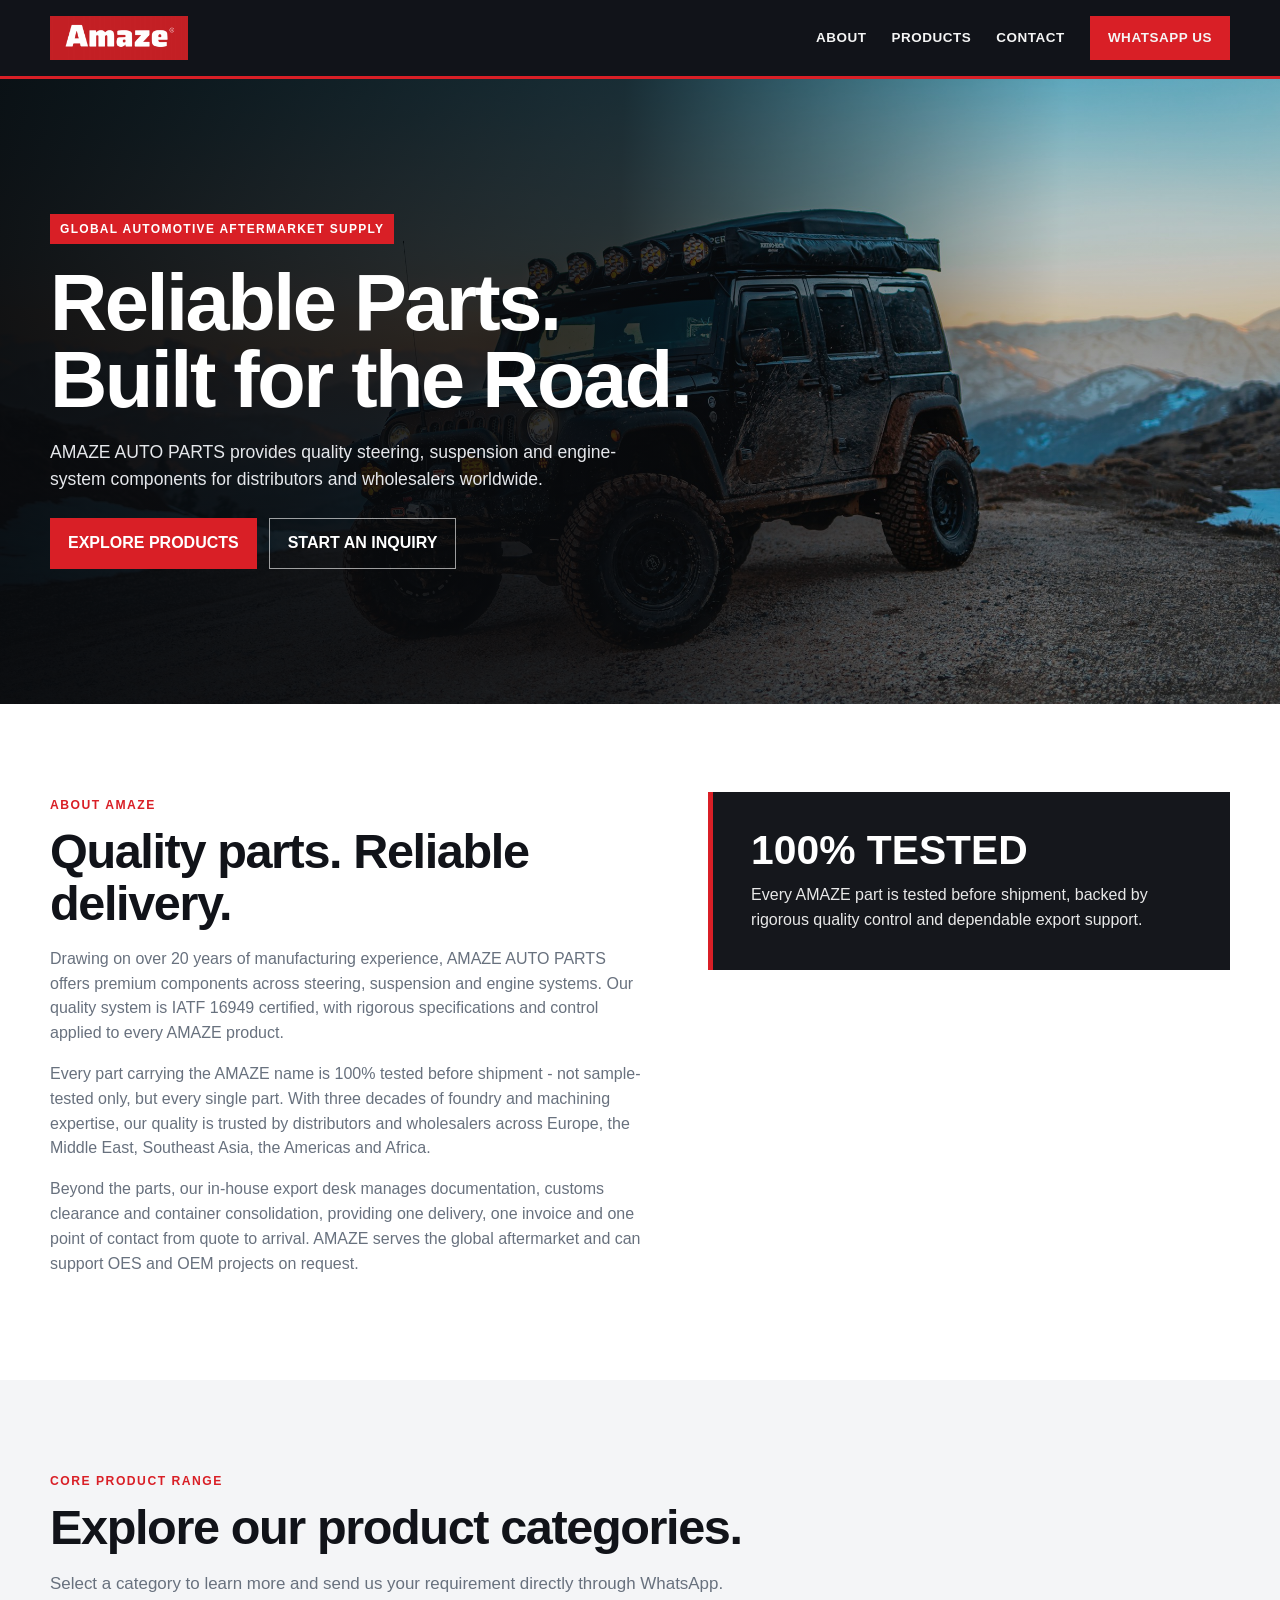
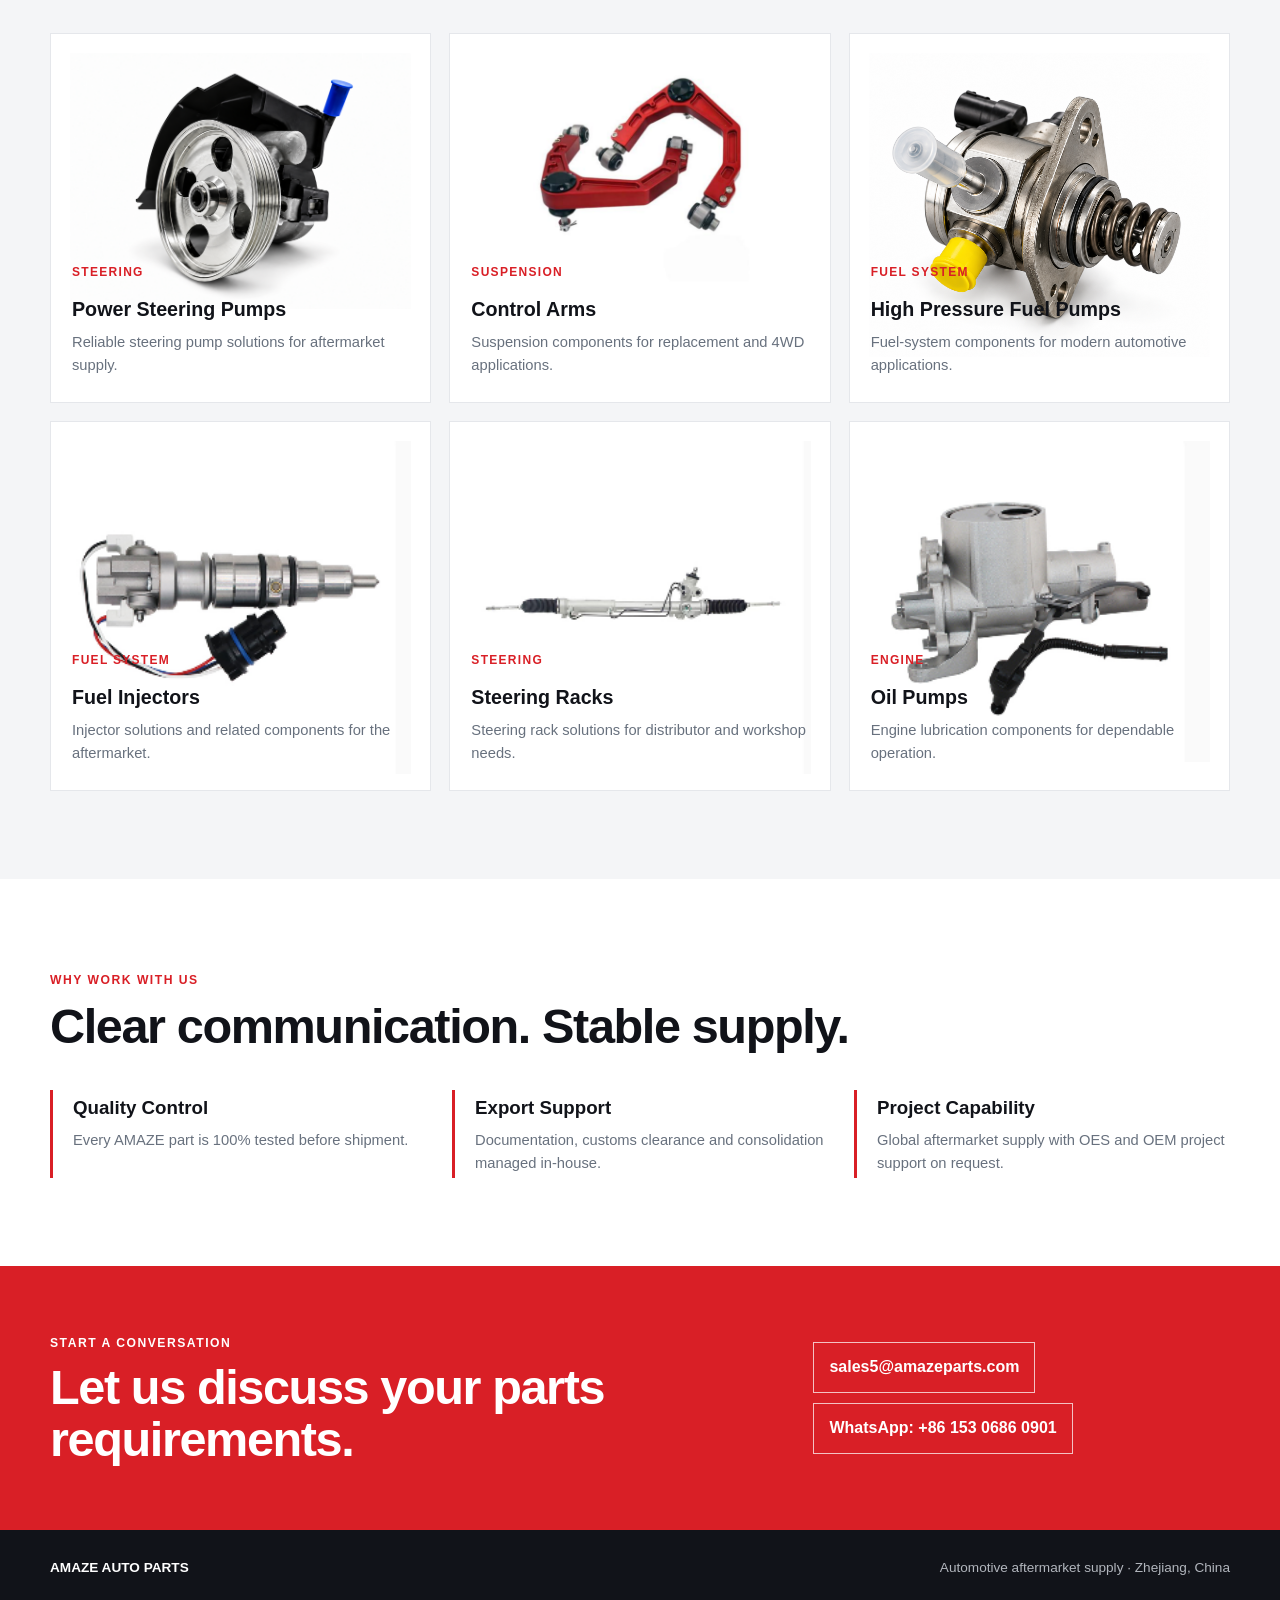
<file: index.html>
<!doctype html><html lang="en"><head><meta charset="utf-8"><meta name="viewport" content="width=device-width,initial-scale=1"><meta name="description" content="AMAZE AUTO PARTS supplies quality steering, suspension and engine components for the global automotive aftermarket."><title>AMAZE AUTO PARTS | Automotive Aftermarket Supply</title><link rel="stylesheet" href="styles.css"><link rel="icon" href="assets/amaze-logo.png"></head><body><header class="top"><div class="wrap nav"><a class="brand" href="index.html"><img src="assets/amaze-logo.png" alt="Amaze"></a><nav class="navlinks"><a href="#about">ABOUT</a><a href="#products">PRODUCTS</a><a href="#contact">CONTACT</a><a class="navcta" href="https://wa.me/8615306860901">WHATSAPP US</a></nav></div></header><main><section class="hero"><div class="wrap"><span class="eyebrow">GLOBAL AUTOMOTIVE AFTERMARKET SUPPLY</span><h1>Reliable Parts.<br>Built for the Road.</h1><p>AMAZE AUTO PARTS provides quality steering, suspension and engine-system components for distributors and wholesalers worldwide.</p><div class="hero-actions"><a class="button" href="#products">EXPLORE PRODUCTS</a><a class="button secondary" href="https://wa.me/8615306860901">START AN INQUIRY</a></div></div></section><section id="about"><div class="wrap about-grid"><div class="about-copy"><span class="label">ABOUT AMAZE</span><h2>Quality parts. Reliable delivery.</h2><p>Drawing on over 20 years of manufacturing experience, AMAZE AUTO PARTS offers premium components across steering, suspension and engine systems. Our quality system is IATF 16949 certified, with rigorous specifications and control applied to every AMAZE product.</p><p>Every part carrying the AMAZE name is 100% tested before shipment - not sample-tested only, but every single part. With three decades of foundry and machining expertise, our quality is trusted by distributors and wholesalers across Europe, the Middle East, Southeast Asia, the Americas and Africa.</p><p>Beyond the parts, our in-house export desk manages documentation, customs clearance and container consolidation, providing one delivery, one invoice and one point of contact from quote to arrival. AMAZE serves the global aftermarket and can support OES and OEM projects on request.</p></div><aside class="quality-card"><strong>100% TESTED</strong><p>Every AMAZE part is tested before shipment, backed by rigorous quality control and dependable export support.</p></aside></div></section><section class="products" id="products"><div class="wrap"><span class="label">CORE PRODUCT RANGE</span><h2>Explore our product categories.</h2><p class="lead">Select a category to learn more and send us your requirement directly through WhatsApp.</p><div class="product-grid"><a class="product-card" href="power-steering-pump.html"><div class="product-image"><img src="assets/power-steering-pump-clean.png" alt="Power steering pump"></div><div class="product-body"><span>STEERING</span><h3>Power Steering Pumps</h3><p>Reliable steering pump solutions for aftermarket supply.</p></div></a><a class="product-card" href="control-arm.html"><div class="product-image"><img src="assets/control-arm.png" alt="Control arm"></div><div class="product-body"><span>SUSPENSION</span><h3>Control Arms</h3><p>Suspension components for replacement and 4WD applications.</p></div></a><a class="product-card" href="high-pressure-fuel-pump.html"><div class="product-image"><img src="assets/high-pressure-fuel-pump.png" alt="High pressure fuel pump"></div><div class="product-body"><span>FUEL SYSTEM</span><h3>High Pressure Fuel Pumps</h3><p>Fuel-system components for modern automotive applications.</p></div></a><a class="product-card" href="fuel-injector.html"><div class="product-image"><img src="assets/fuel-injector.png" alt="Fuel injector"></div><div class="product-body"><span>FUEL SYSTEM</span><h3>Fuel Injectors</h3><p>Injector solutions and related components for the aftermarket.</p></div></a><a class="product-card" href="steering-rack.html"><div class="product-image"><img src="assets/steering-rack.png" alt="Steering rack"></div><div class="product-body"><span>STEERING</span><h3>Steering Racks</h3><p>Steering rack solutions for distributor and workshop needs.</p></div></a><a class="product-card" href="oil-pump.html"><div class="product-image"><img src="assets/oil-pump.png" alt="Oil pump"></div><div class="product-body"><span>ENGINE</span><h3>Oil Pumps</h3><p>Engine lubrication components for dependable operation.</p></div></a></div></div></section><section><div class="wrap"><span class="label">WHY WORK WITH US</span><h2>Clear communication. Stable supply.</h2><div class="why"><article><h3>Quality Control</h3><p>Every AMAZE part is 100% tested before shipment.</p></article><article><h3>Export Support</h3><p>Documentation, customs clearance and consolidation managed in-house.</p></article><article><h3>Project Capability</h3><p>Global aftermarket supply with OES and OEM project support on request.</p></article></div></div></section><section class="contact" id="contact"><div class="wrap"><div><span class="label">START A CONVERSATION</span><h2>Let us discuss your parts requirements.</h2></div><div class="contact-actions"><a href="mailto:sales5@amazeparts.com">sales5@amazeparts.com</a><a href="https://wa.me/8615306860901">WhatsApp: +86 153 0686 0901</a></div></div></section></main><footer><div class="wrap"><span><b>AMAZE AUTO PARTS</b></span><span>Automotive aftermarket supply · Zhejiang, China</span></div></footer></body></html>
</file>
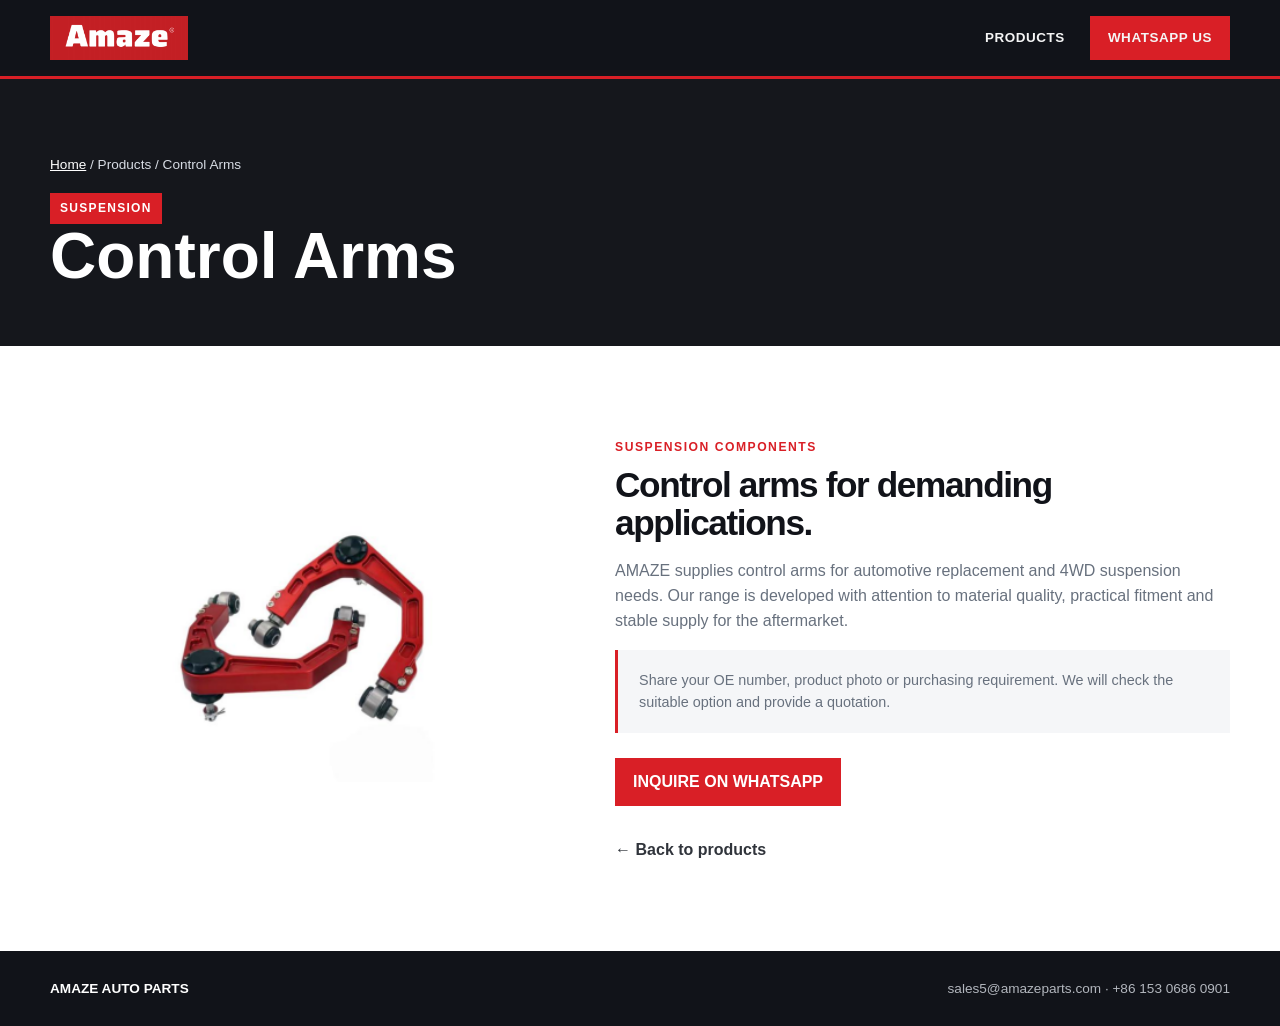
<file: control-arm.html>
<!doctype html><html lang="en"><head><meta charset="utf-8"><meta name="viewport" content="width=device-width,initial-scale=1"><title>Control Arms | AMAZE AUTO PARTS</title><link rel="stylesheet" href="styles.css"></head><body><header class="top"><div class="wrap nav"><a class="brand" href="index.html"><img src="assets/amaze-logo.png" alt="Amaze"></a><nav class="navlinks"><a href="index.html#products">PRODUCTS</a><a class="navcta" href="https://wa.me/8615306860901">WHATSAPP US</a></nav></div></header><main><section class="inner-hero"><div class="wrap"><div class="crumb"><a href="index.html">Home</a> / Products / Control Arms</div><span class="eyebrow">SUSPENSION</span><h1>Control Arms</h1></div></section><section><div class="wrap detail"><div class="detail-image"><img src="assets/control-arm.png" alt="Control arm"></div><div><span class="label">SUSPENSION COMPONENTS</span><h2>Control arms for demanding applications.</h2><p>AMAZE supplies control arms for automotive replacement and 4WD suspension needs. Our range is developed with attention to material quality, practical fitment and stable supply for the aftermarket.</p><div class="notice">Share your OE number, product photo or purchasing requirement. We will check the suitable option and provide a quotation.</div><div class="detail-cta"><a class="button" href="https://wa.me/8615306860901?text=Hello%20Amaze%2C%20I%20am%20interested%20in%20Control%20Arms.">INQUIRE ON WHATSAPP</a></div><a class="back" href="index.html#products">← Back to products</a></div></div></section></main><footer><div class="wrap"><span><b>AMAZE AUTO PARTS</b></span><span>sales5@amazeparts.com · +86 153 0686 0901</span></div></footer></body></html>
</file>
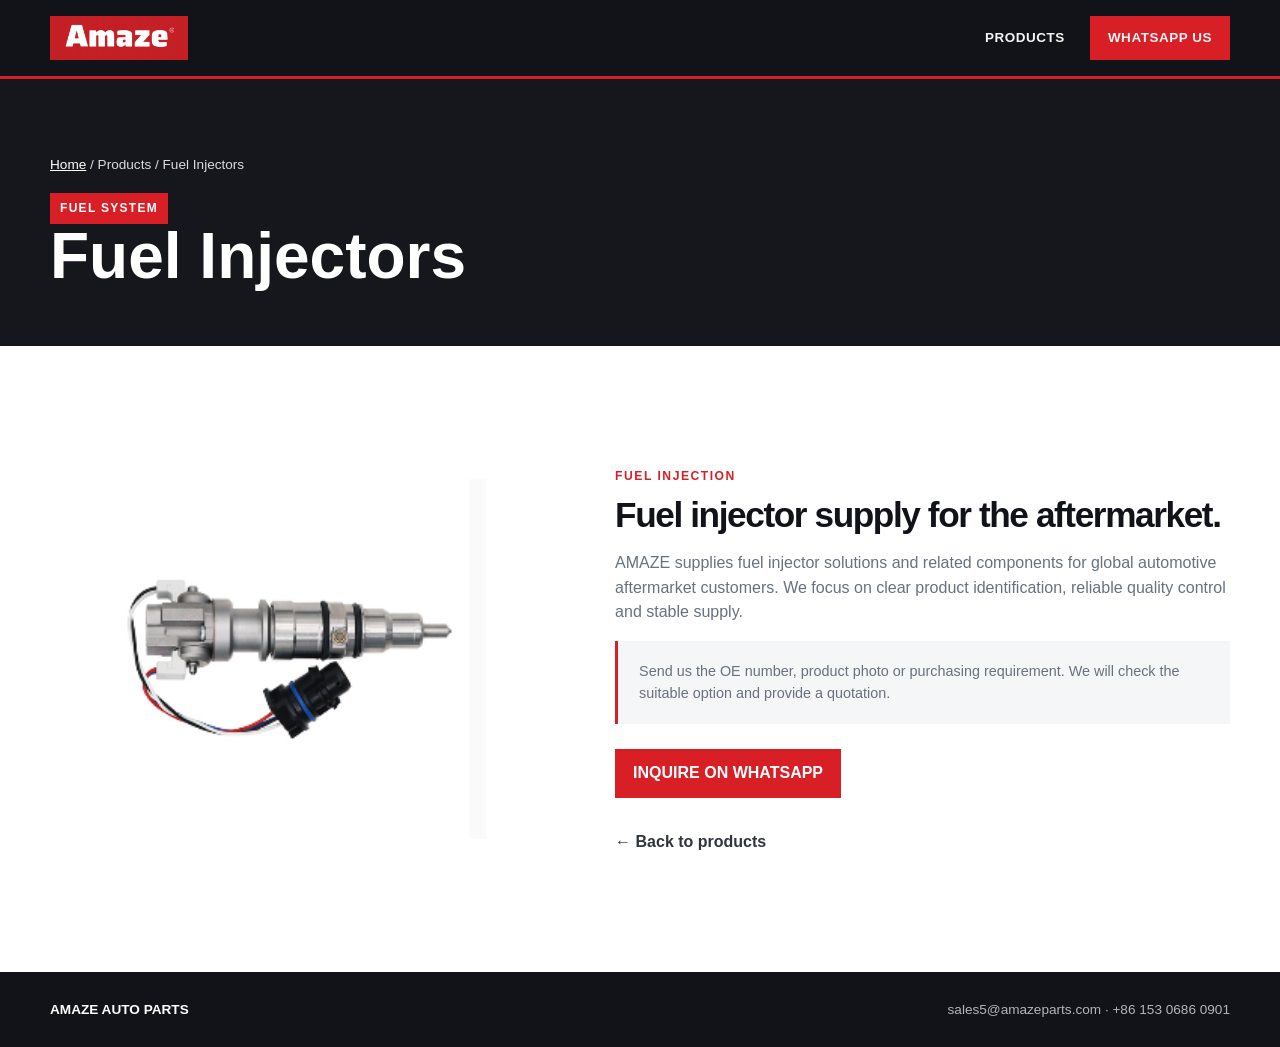
<file: fuel-injector.html>
<!doctype html><html lang="en"><head><meta charset="utf-8"><meta name="viewport" content="width=device-width,initial-scale=1"><title>Fuel Injectors | AMAZE AUTO PARTS</title><link rel="stylesheet" href="styles.css"></head><body><header class="top"><div class="wrap nav"><a class="brand" href="index.html"><img src="assets/amaze-logo.png" alt="Amaze"></a><nav class="navlinks"><a href="index.html#products">PRODUCTS</a><a class="navcta" href="https://wa.me/8615306860901">WHATSAPP US</a></nav></div></header><main><section class="inner-hero"><div class="wrap"><div class="crumb"><a href="index.html">Home</a> / Products / Fuel Injectors</div><span class="eyebrow">FUEL SYSTEM</span><h1>Fuel Injectors</h1></div></section><section><div class="wrap detail"><div class="detail-image"><img src="assets/fuel-injector.png" alt="Fuel injector"></div><div><span class="label">FUEL INJECTION</span><h2>Fuel injector supply for the aftermarket.</h2><p>AMAZE supplies fuel injector solutions and related components for global automotive aftermarket customers. We focus on clear product identification, reliable quality control and stable supply.</p><div class="notice">Send us the OE number, product photo or purchasing requirement. We will check the suitable option and provide a quotation.</div><div class="detail-cta"><a class="button" href="https://wa.me/8615306860901?text=Hello%20Amaze%2C%20I%20am%20interested%20in%20Fuel%20Injectors.">INQUIRE ON WHATSAPP</a></div><a class="back" href="index.html#products">← Back to products</a></div></div></section></main><footer><div class="wrap"><span><b>AMAZE AUTO PARTS</b></span><span>sales5@amazeparts.com · +86 153 0686 0901</span></div></footer></body></html>
</file>
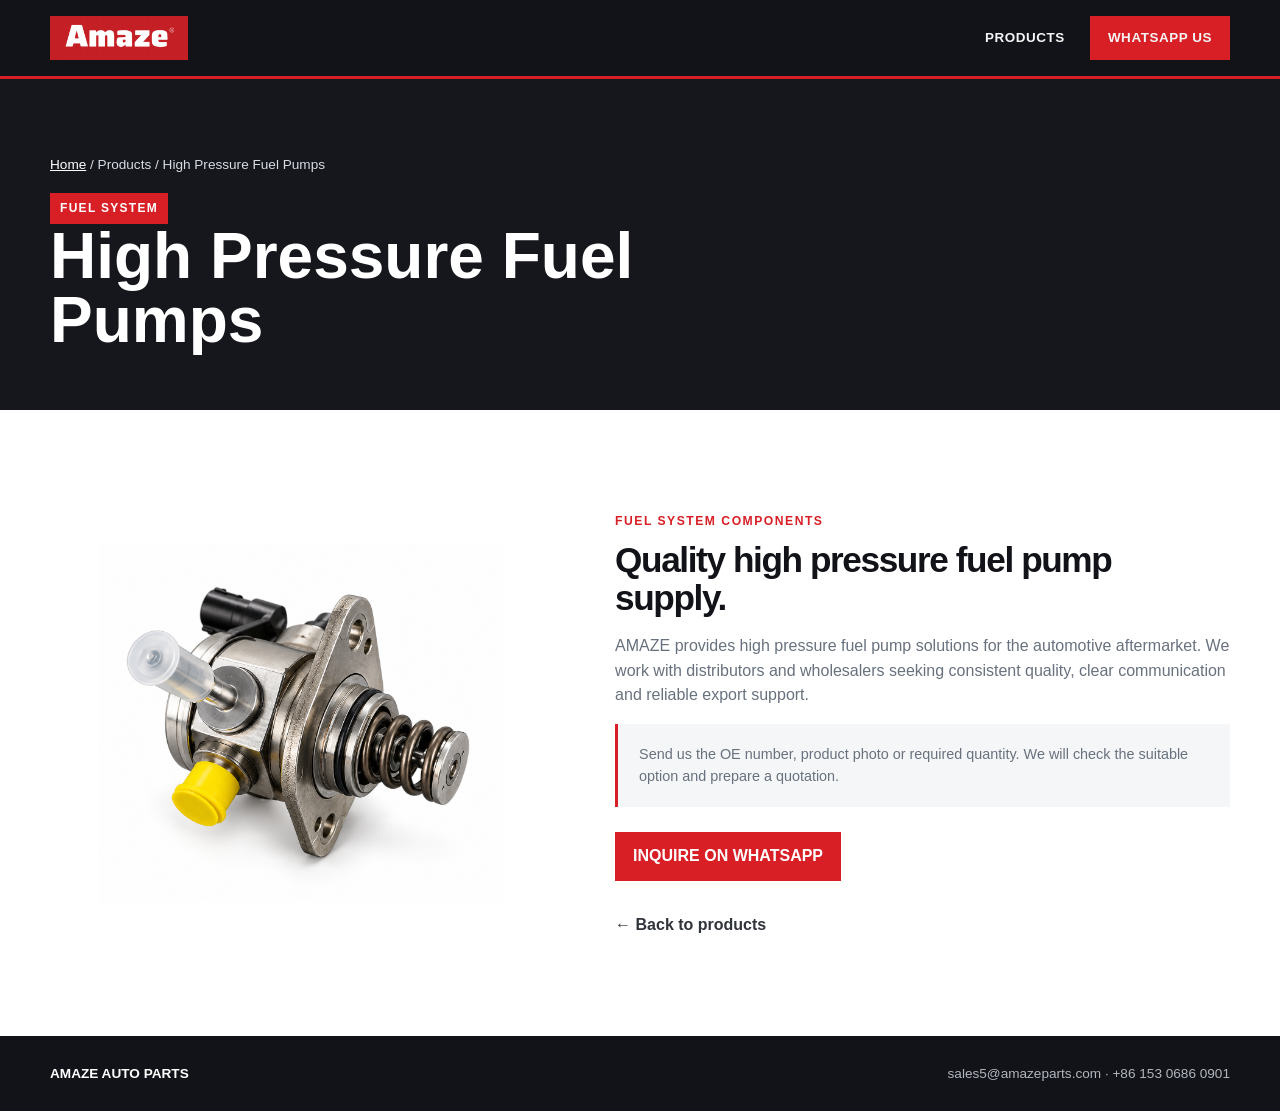
<file: high-pressure-fuel-pump.html>
<!doctype html><html lang="en"><head><meta charset="utf-8"><meta name="viewport" content="width=device-width,initial-scale=1"><title>High Pressure Fuel Pumps | AMAZE AUTO PARTS</title><link rel="stylesheet" href="styles.css"></head><body><header class="top"><div class="wrap nav"><a class="brand" href="index.html"><img src="assets/amaze-logo.png" alt="Amaze"></a><nav class="navlinks"><a href="index.html#products">PRODUCTS</a><a class="navcta" href="https://wa.me/8615306860901">WHATSAPP US</a></nav></div></header><main><section class="inner-hero"><div class="wrap"><div class="crumb"><a href="index.html">Home</a> / Products / High Pressure Fuel Pumps</div><span class="eyebrow">FUEL SYSTEM</span><h1>High Pressure Fuel Pumps</h1></div></section><section><div class="wrap detail"><div class="detail-image"><img src="assets/high-pressure-fuel-pump.png" alt="High pressure fuel pump"></div><div><span class="label">FUEL SYSTEM COMPONENTS</span><h2>Quality high pressure fuel pump supply.</h2><p>AMAZE provides high pressure fuel pump solutions for the automotive aftermarket. We work with distributors and wholesalers seeking consistent quality, clear communication and reliable export support.</p><div class="notice">Send us the OE number, product photo or required quantity. We will check the suitable option and prepare a quotation.</div><div class="detail-cta"><a class="button" href="https://wa.me/8615306860901?text=Hello%20Amaze%2C%20I%20am%20interested%20in%20High%20Pressure%20Fuel%20Pumps.">INQUIRE ON WHATSAPP</a></div><a class="back" href="index.html#products">← Back to products</a></div></div></section></main><footer><div class="wrap"><span><b>AMAZE AUTO PARTS</b></span><span>sales5@amazeparts.com · +86 153 0686 0901</span></div></footer></body></html>
</file>
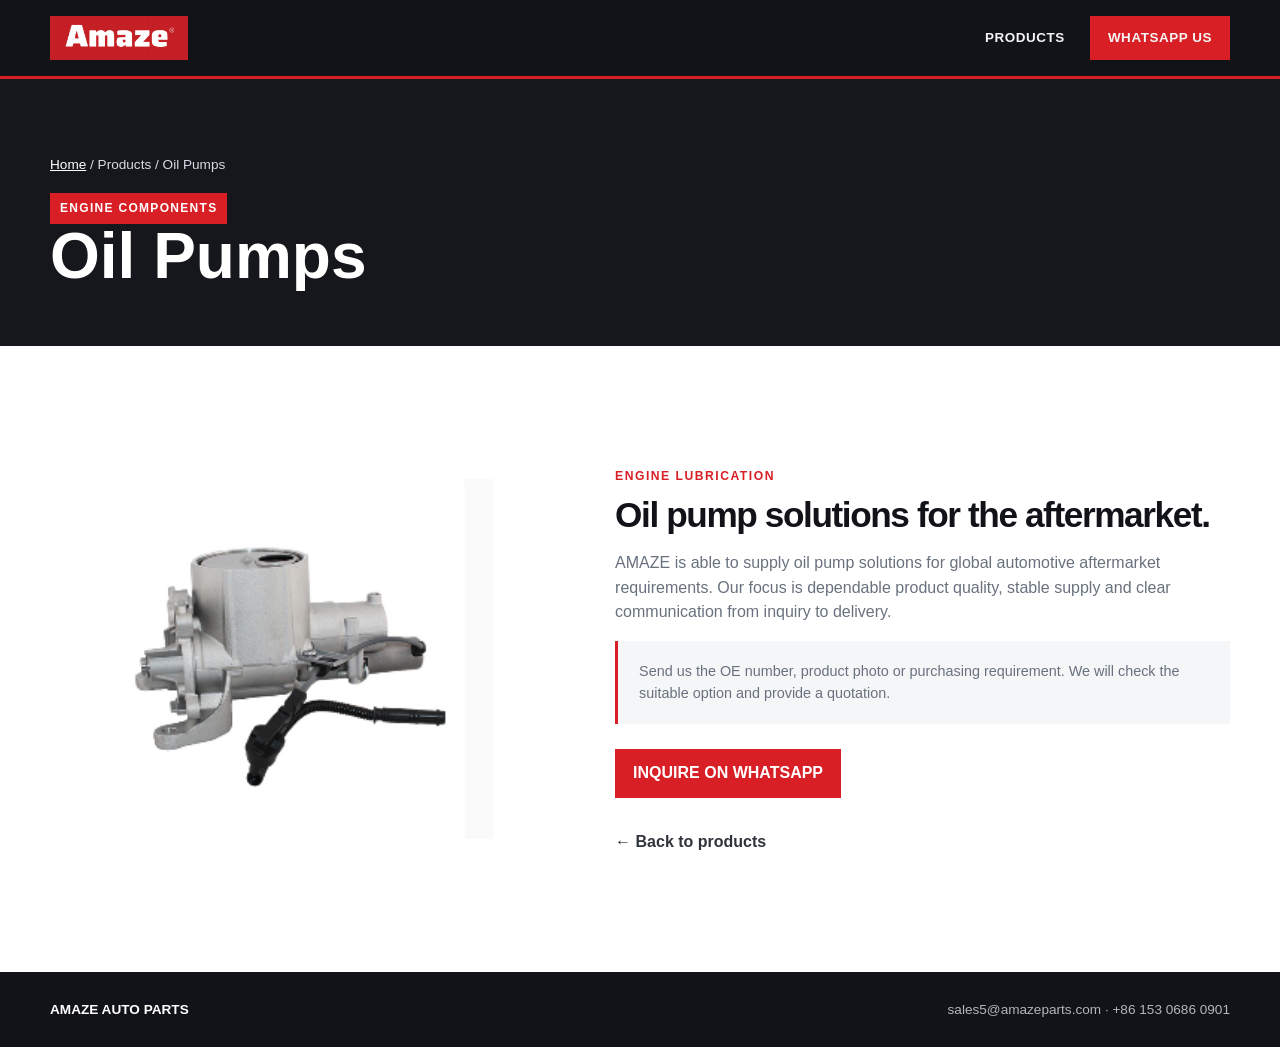
<file: oil-pump.html>
<!doctype html><html lang="en"><head><meta charset="utf-8"><meta name="viewport" content="width=device-width,initial-scale=1"><title>Oil Pumps | AMAZE AUTO PARTS</title><link rel="stylesheet" href="styles.css"></head><body><header class="top"><div class="wrap nav"><a class="brand" href="index.html"><img src="assets/amaze-logo.png" alt="Amaze"></a><nav class="navlinks"><a href="index.html#products">PRODUCTS</a><a class="navcta" href="https://wa.me/8615306860901">WHATSAPP US</a></nav></div></header><main><section class="inner-hero"><div class="wrap"><div class="crumb"><a href="index.html">Home</a> / Products / Oil Pumps</div><span class="eyebrow">ENGINE COMPONENTS</span><h1>Oil Pumps</h1></div></section><section><div class="wrap detail"><div class="detail-image"><img src="assets/oil-pump.png" alt="Oil pump"></div><div><span class="label">ENGINE LUBRICATION</span><h2>Oil pump solutions for the aftermarket.</h2><p>AMAZE is able to supply oil pump solutions for global automotive aftermarket requirements. Our focus is dependable product quality, stable supply and clear communication from inquiry to delivery.</p><div class="notice">Send us the OE number, product photo or purchasing requirement. We will check the suitable option and provide a quotation.</div><div class="detail-cta"><a class="button" href="https://wa.me/8615306860901?text=Hello%20Amaze%2C%20I%20am%20interested%20in%20Oil%20Pumps.">INQUIRE ON WHATSAPP</a></div><a class="back" href="index.html#products">← Back to products</a></div></div></section></main><footer><div class="wrap"><span><b>AMAZE AUTO PARTS</b></span><span>sales5@amazeparts.com · +86 153 0686 0901</span></div></footer></body></html>
</file>
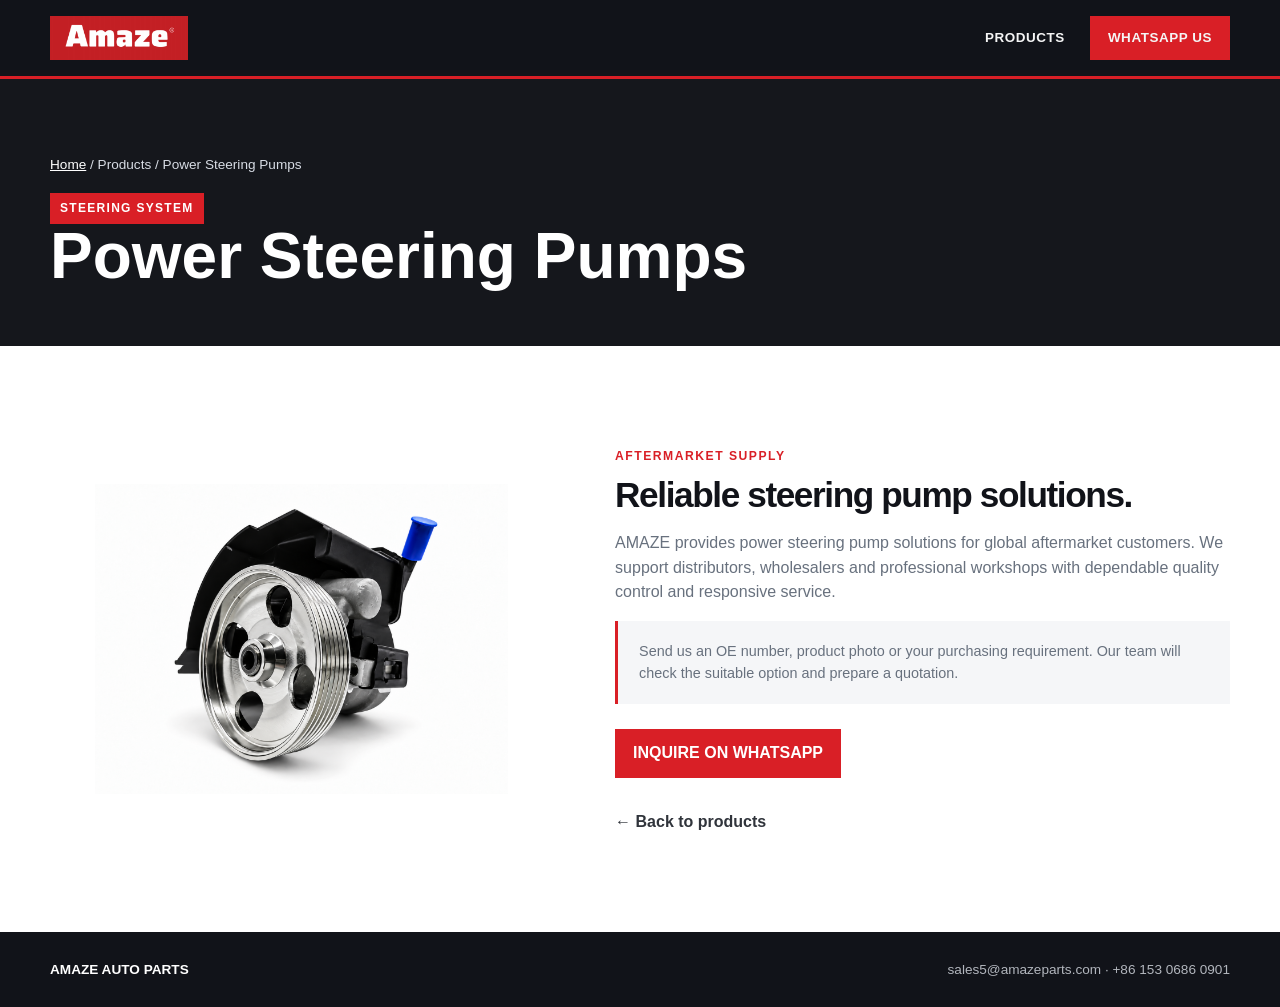
<file: power-steering-pump.html>
<!doctype html><html lang="en"><head><meta charset="utf-8"><meta name="viewport" content="width=device-width,initial-scale=1"><title>Power Steering Pumps | AMAZE AUTO PARTS</title><link rel="stylesheet" href="styles.css"></head><body><header class="top"><div class="wrap nav"><a class="brand" href="index.html"><img src="assets/amaze-logo.png" alt="Amaze"></a><nav class="navlinks"><a href="index.html#products">PRODUCTS</a><a class="navcta" href="https://wa.me/8615306860901">WHATSAPP US</a></nav></div></header><main><section class="inner-hero"><div class="wrap"><div class="crumb"><a href="index.html">Home</a> / Products / Power Steering Pumps</div><span class="eyebrow">STEERING SYSTEM</span><h1>Power Steering Pumps</h1></div></section><section><div class="wrap detail"><div class="detail-image"><img src="assets/power-steering-pump-clean.png" alt="Power steering pump"></div><div><span class="label">AFTERMARKET SUPPLY</span><h2>Reliable steering pump solutions.</h2><p>AMAZE provides power steering pump solutions for global aftermarket customers. We support distributors, wholesalers and professional workshops with dependable quality control and responsive service.</p><div class="notice">Send us an OE number, product photo or your purchasing requirement. Our team will check the suitable option and prepare a quotation.</div><div class="detail-cta"><a class="button" href="https://wa.me/8615306860901?text=Hello%20Amaze%2C%20I%20am%20interested%20in%20Power%20Steering%20Pumps.">INQUIRE ON WHATSAPP</a></div><a class="back" href="index.html#products">← Back to products</a></div></div></section></main><footer><div class="wrap"><span><b>AMAZE AUTO PARTS</b></span><span>sales5@amazeparts.com · +86 153 0686 0901</span></div></footer></body></html>
</file>
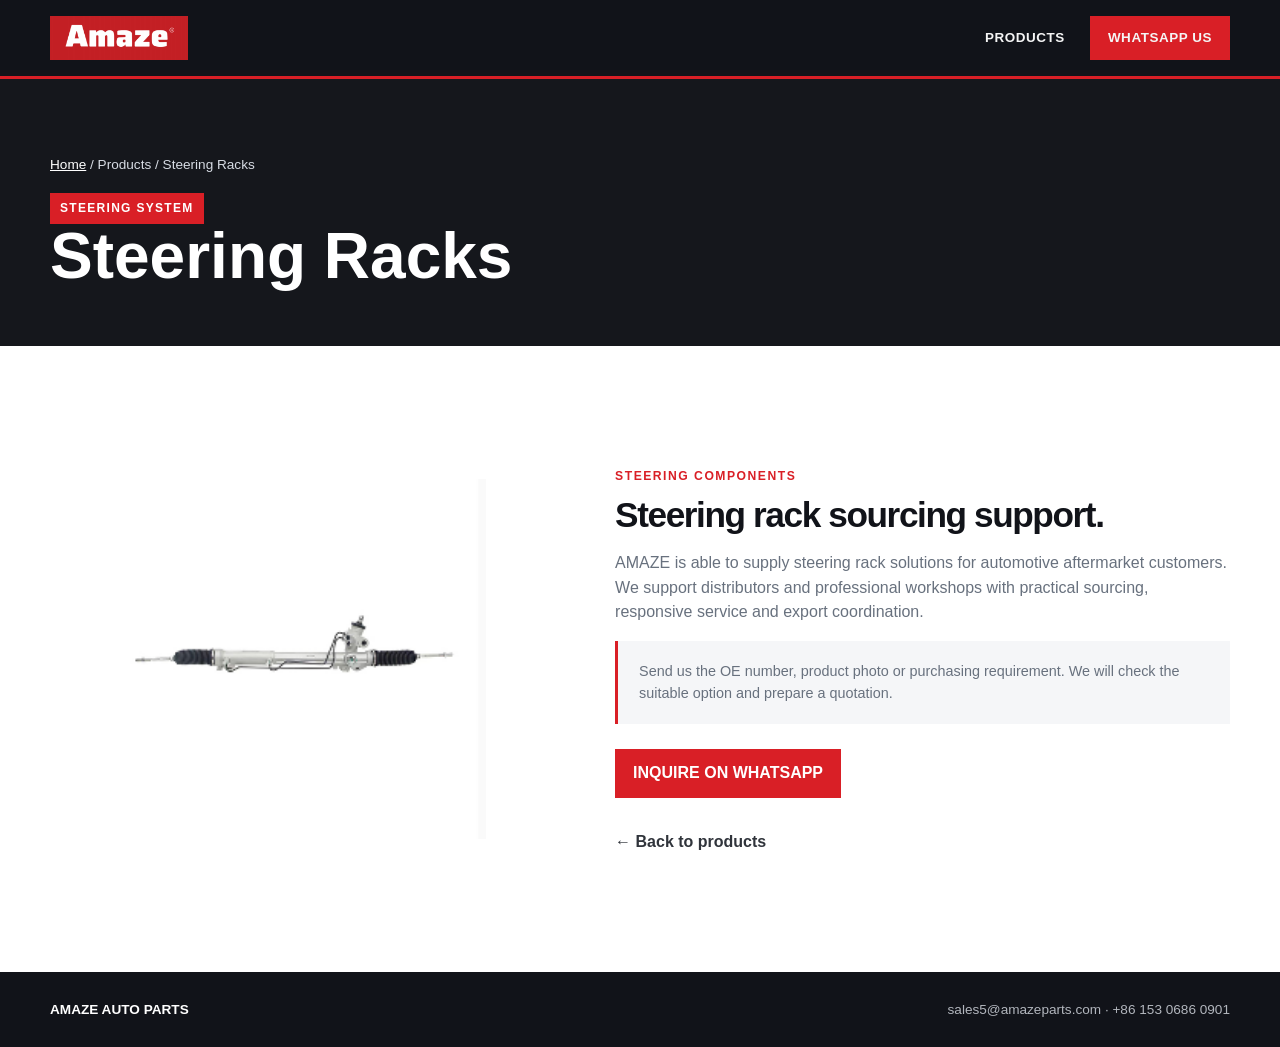
<file: steering-rack.html>
<!doctype html><html lang="en"><head><meta charset="utf-8"><meta name="viewport" content="width=device-width,initial-scale=1"><title>Steering Racks | AMAZE AUTO PARTS</title><link rel="stylesheet" href="styles.css"></head><body><header class="top"><div class="wrap nav"><a class="brand" href="index.html"><img src="assets/amaze-logo.png" alt="Amaze"></a><nav class="navlinks"><a href="index.html#products">PRODUCTS</a><a class="navcta" href="https://wa.me/8615306860901">WHATSAPP US</a></nav></div></header><main><section class="inner-hero"><div class="wrap"><div class="crumb"><a href="index.html">Home</a> / Products / Steering Racks</div><span class="eyebrow">STEERING SYSTEM</span><h1>Steering Racks</h1></div></section><section><div class="wrap detail"><div class="detail-image"><img src="assets/steering-rack.png" alt="Steering rack"></div><div><span class="label">STEERING COMPONENTS</span><h2>Steering rack sourcing support.</h2><p>AMAZE is able to supply steering rack solutions for automotive aftermarket customers. We support distributors and professional workshops with practical sourcing, responsive service and export coordination.</p><div class="notice">Send us the OE number, product photo or purchasing requirement. We will check the suitable option and prepare a quotation.</div><div class="detail-cta"><a class="button" href="https://wa.me/8615306860901?text=Hello%20Amaze%2C%20I%20am%20interested%20in%20Steering%20Racks.">INQUIRE ON WHATSAPP</a></div><a class="back" href="index.html#products">← Back to products</a></div></div></section></main><footer><div class="wrap"><span><b>AMAZE AUTO PARTS</b></span><span>sales5@amazeparts.com · +86 153 0686 0901</span></div></footer></body></html>
</file>
<file: styles.css>
:root{--red:#d91f26;--ink:#111319;--muted:#68717e;--soft:#f4f5f7;--line:#e5e7eb;--max:1180px}*{box-sizing:border-box}html{scroll-behavior:smooth}body{margin:0;color:var(--ink);font:16px/1.55 Arial,Helvetica,sans-serif}.wrap{width:min(var(--max),calc(100% - 40px));margin:auto}.top{background:#111319;color:#fff;border-bottom:3px solid var(--red)}.nav{height:76px;display:flex;align-items:center;justify-content:space-between;gap:25px}.brand img{display:block;width:138px}.navlinks{display:flex;align-items:center;gap:25px}.navlinks a{color:#f5f5f5;text-decoration:none;font-size:.84rem;font-weight:800;letter-spacing:.55px}.navcta,.button{display:inline-flex;align-items:center;justify-content:center;padding:12px 18px;background:var(--red);color:#fff;font-weight:800;text-decoration:none;border:0}.navcta:hover,.button:hover{background:#b8181f}.hero{color:#fff;min-height:625px;display:grid;align-items:center;background:linear-gradient(92deg,rgba(8,10,13,.96),rgba(8,10,13,.82) 48%,rgba(8,10,13,.22) 82%),url('assets/offroad-hero.jpg') 58% 57%/cover no-repeat,#17191f}.eyebrow{display:inline-block;padding:6px 10px;background:var(--red);font-size:.75rem;font-weight:800;letter-spacing:1.3px}.hero h1{max-width:760px;margin:21px 0;font-size:clamp(3rem,6.2vw,5.5rem);line-height:.96;letter-spacing:-2.5px}.hero p{max-width:600px;color:#e5e7eb;font-size:1.1rem}.hero-actions{display:flex;gap:12px;flex-wrap:wrap;margin-top:25px}.button.secondary{background:transparent;border:1px solid rgba(255,255,255,.6)}section{padding:88px 0}.label{color:var(--red);font-size:.76rem;font-weight:800;letter-spacing:1.5px}h2{margin:8px 0 17px;font-size:clamp(2.05rem,3.8vw,3.35rem);letter-spacing:-1.4px;line-height:1.08}.lead{max-width:700px;color:var(--muted);font-size:1.06rem}.about-grid{display:grid;grid-template-columns:1fr .88fr;gap:65px;align-items:start}.about-copy p{color:var(--muted);margin:0 0 16px}.quality-card{padding:38px;background:#15171c;color:#e8e8e8;border-left:5px solid var(--red)}.quality-card strong{display:block;color:#fff;font-size:2.55rem;line-height:1;margin-bottom:12px}.quality-card p{margin:0}.products{background:var(--soft)}.product-grid{display:grid;grid-template-columns:repeat(3,1fr);gap:18px;margin-top:36px}.product-card{background:#fff;display:flex;flex-direction:column;min-height:370px;border:1px solid var(--line);text-decoration:none;color:inherit;transition:.2s}.product-card:hover{transform:translateY(-5px);box-shadow:0 16px 32px rgba(16,18,22,.11)}.product-image{height:205px;padding:19px;display:grid;place-items:center;background:#fff}.product-image img{width:100%;height:100%;object-fit:contain}.product-body{padding:20px 21px 23px}.product-body span{color:var(--red);font-size:.75rem;font-weight:800;letter-spacing:1.3px}.product-body h3{margin:10px 0 7px;font-size:1.23rem}.product-body p,.why p{margin:0;color:var(--muted);font-size:.92rem}.why{display:grid;grid-template-columns:repeat(3,1fr);gap:26px;margin-top:38px}.why article{padding:3px 0 3px 20px;border-left:3px solid var(--red)}.why h3{margin:0 0 7px}.contact{padding:64px 0;background:var(--red);color:#fff}.contact .wrap{display:flex;align-items:center;justify-content:space-between;gap:26px}.contact h2{margin:6px 0 0}.contact .label{color:#fff}.contact-actions{display:flex;gap:10px;flex-wrap:wrap}.contact-actions a{padding:12px 15px;color:#fff;border:1px solid rgba(255,255,255,.72);font-weight:800;text-decoration:none}footer{padding:27px 0;background:#111319;color:#b2b6bd;font-size:.85rem}footer .wrap{display:flex;justify-content:space-between;gap:15px}footer b{color:#fff}.inner-hero{padding:75px 0 58px;background:#15171c;color:#fff}.crumb{margin-bottom:18px;color:#d7dce4;font-size:.85rem}.crumb a{color:#fff}.inner-hero h1{max-width:790px;margin:0;font-size:clamp(2.5rem,5vw,4.4rem);line-height:1}.detail{display:grid;grid-template-columns:.9fr 1.1fr;gap:62px;align-items:center}.detail-image{min-height:410px;padding:45px;background:#fff;display:grid;place-items:center}.detail-image img{width:100%;max-height:360px;object-fit:contain}.detail h2{font-size:2.2rem}.detail p{color:var(--muted)}.notice{padding:19px 21px;background:#f5f6f8;border-left:3px solid var(--red);color:var(--muted);font-size:.9rem}.detail-cta{margin-top:25px}.back{display:inline-block;margin-top:32px;color:#30343b;font-weight:800;text-decoration:none}@media(max-width:820px){.navlinks{display:none}.hero{min-height:550px;background-position:60% 50%}.about-grid,.detail{grid-template-columns:1fr;gap:30px}.product-grid,.why{grid-template-columns:repeat(2,1fr)}.contact .wrap,footer .wrap{display:block}.contact-actions{margin-top:23px}}@media(max-width:520px){.wrap{width:min(var(--max),calc(100% - 30px))}.nav{height:68px}.brand img{width:122px}.hero{background-position:61% 50%}.hero h1{letter-spacing:-1.8px}.product-grid,.why{grid-template-columns:1fr}section{padding:64px 0}.detail-image{min-height:300px;padding:28px}.contact{padding:52px 0}}
</file>
